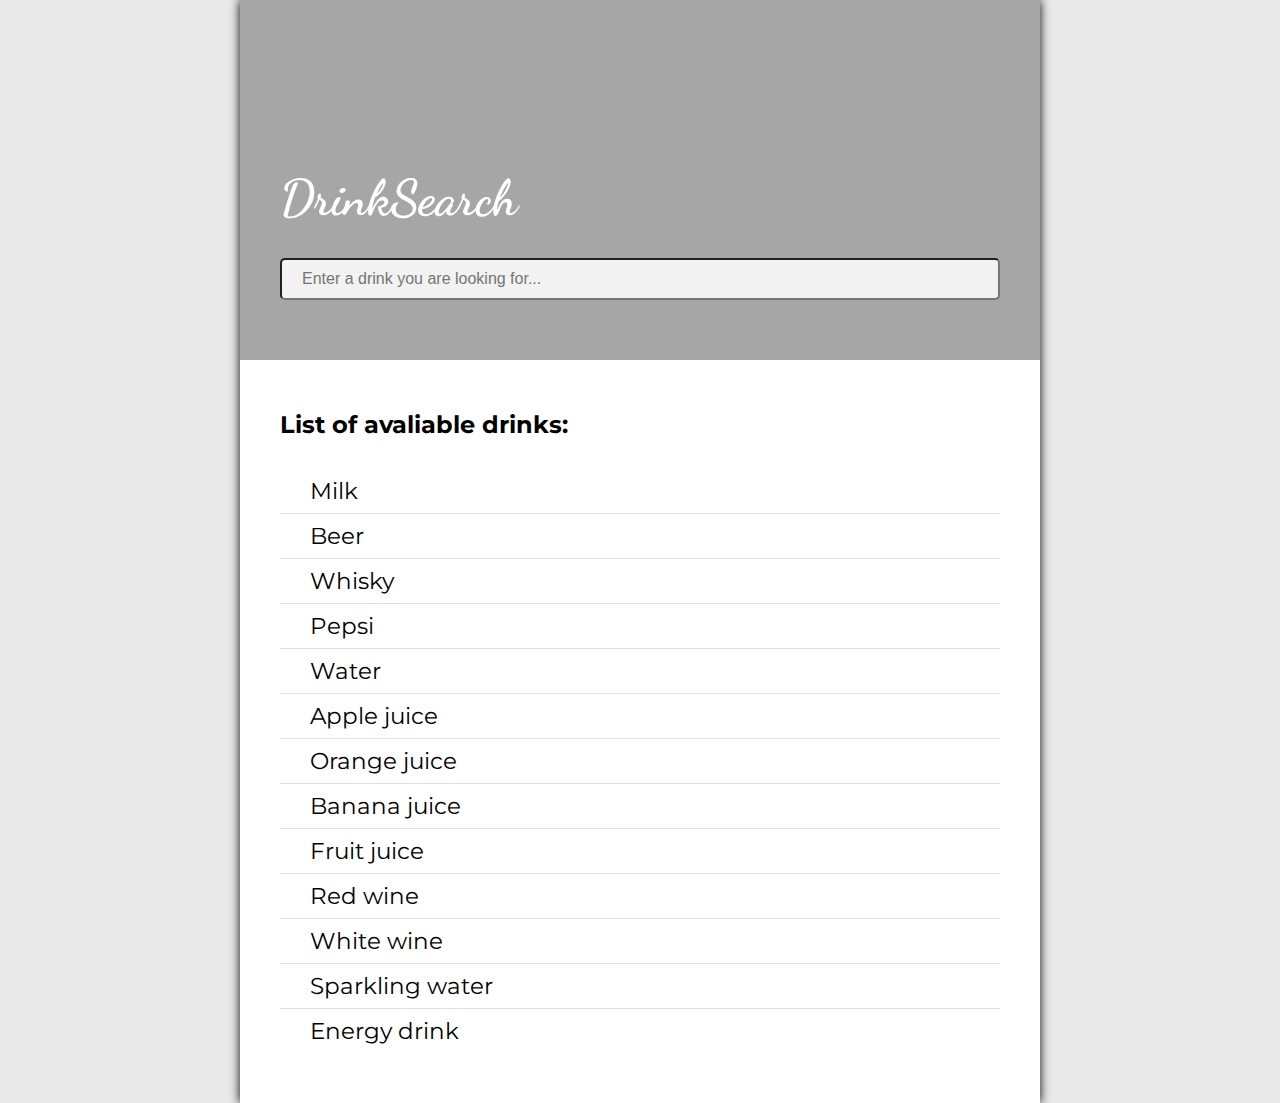
<file: 01-list-filter/index.html>
<!DOCTYPE html>
<html lang="en">

<head>
    <meta charset="UTF-8">
    <meta http-equiv="X-UA-Compatible" content="IE=edge">
    <meta name="viewport" content="width=device-width, initial-scale=1.0">
    <title>DrinkSearch</title>
    <link href="https://fonts.googleapis.com/css?family=Dancing+Script|Montserrat:400,700&display=swap&subset=latin-ext"
        rel="stylesheet">
    <link rel="stylesheet" href="./main.css">
</head>

<body>
    <div class="wrapper">
        <div class="header">
            <div class="shadow"></div>
            <h1>DrinkSearch</h1>
            <input type="text" class="search" id="search" placeholder="Enter a drink you are looking for...">
        </div>
        <div class="drink-list" id="drink-list">
            <h2>List of avaliable drinks:</h2>
            <ul>
                <li>Milk</li>
                <li>Beer</li>
                <li>Whisky</li>
                <li>Pepsi</li>
                <li>Water</li>
                <li>Apple juice</li>
                <li>Orange juice</li>
                <li>Banana juice</li>
                <li>Fruit juice</li>
                <li>Red wine</li>
                <li>White wine</li>
                <li>Sparkling water</li>
                <li>Energy drink</li>
            </ul>
        </div>
    </div>
    <script src="./main.js"></script>
</body>

</html>
</file>
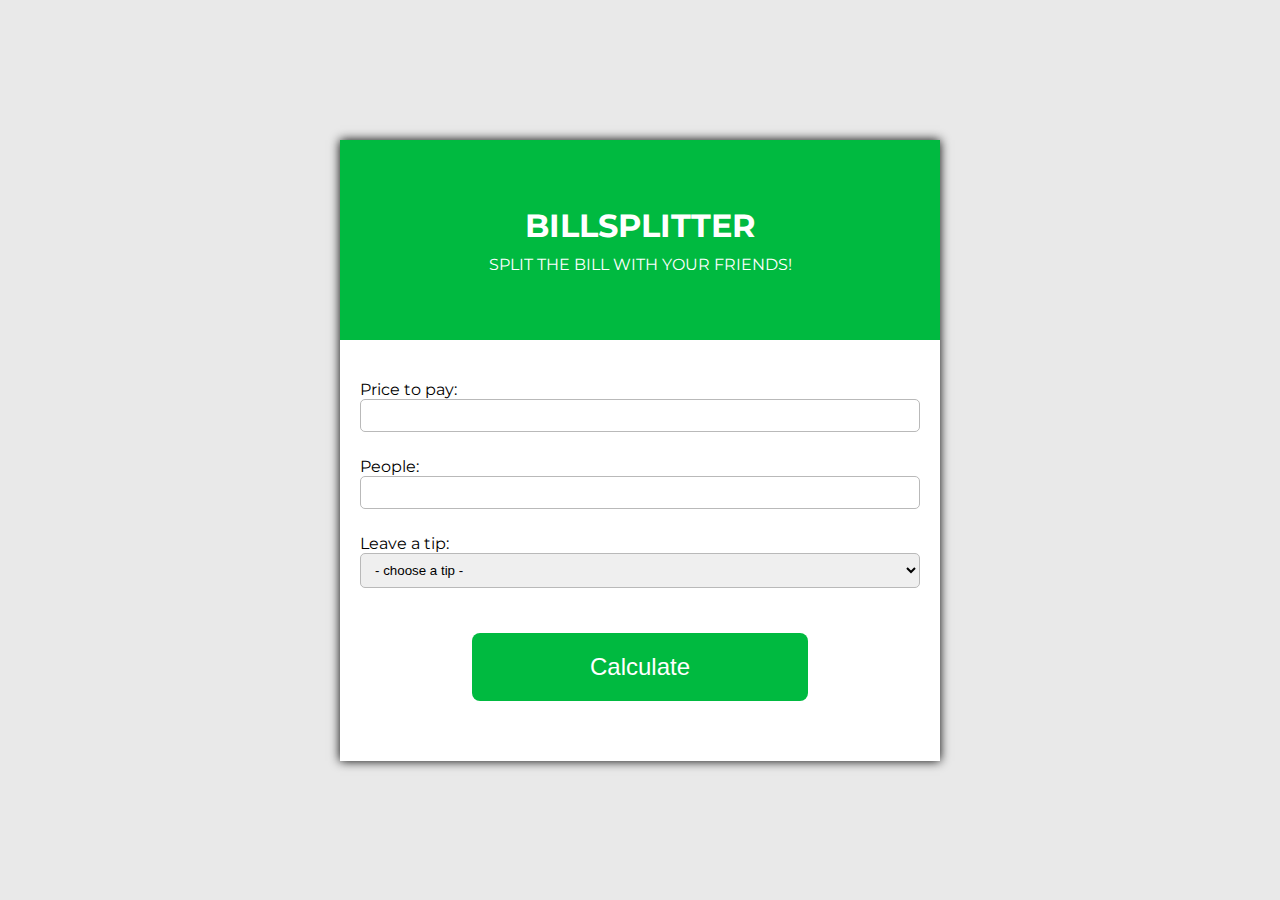
<file: 02-bill-splitter/index.html>
<!DOCTYPE html>
<html lang="en">

<head>
    <meta charset="UTF-8">
    <meta http-equiv="X-UA-Compatible" content="IE=edge">
    <meta name="viewport" content="width=device-width, initial-scale=1.0">
    <title>BillSplitter</title>
    <link href="https://fonts.googleapis.com/css2?family=Montserrat:wght@300;400;700&display=swap" rel="stylesheet">
    <link rel="stylesheet" href="./main.css">
</head>

<body>
    <div class="wrapper">
        <div class="top">
            <h1>billsplitter</h1>
            <p>split the bill with your friends!</p>
        </div>
        <div class="bottom">
            <label for="price">Price to pay:</label>
            <input type="number" id="price">
            <label for="people">People:</label>
            <input type="number" id="people">
            <label for="tip">Leave a tip:</label>
            <select id="tip">
                <option value="0" disabled selected>- choose a tip -</option>
                <option value="0.05">5%</option>
                <option value="0.1">10%</option>
                <option value="0.15">15%</option>
                <option value="0.2">20%</option>
            </select>
            <button class="count">Calculate</button>
            <p class="error"></p>
            <p class="cost-info">Each of you should pay <span class="cost"></span> PLN!</p>
        </div>
    </div>
    <script src="./main.js"></script>
</body>

</html>
</file>
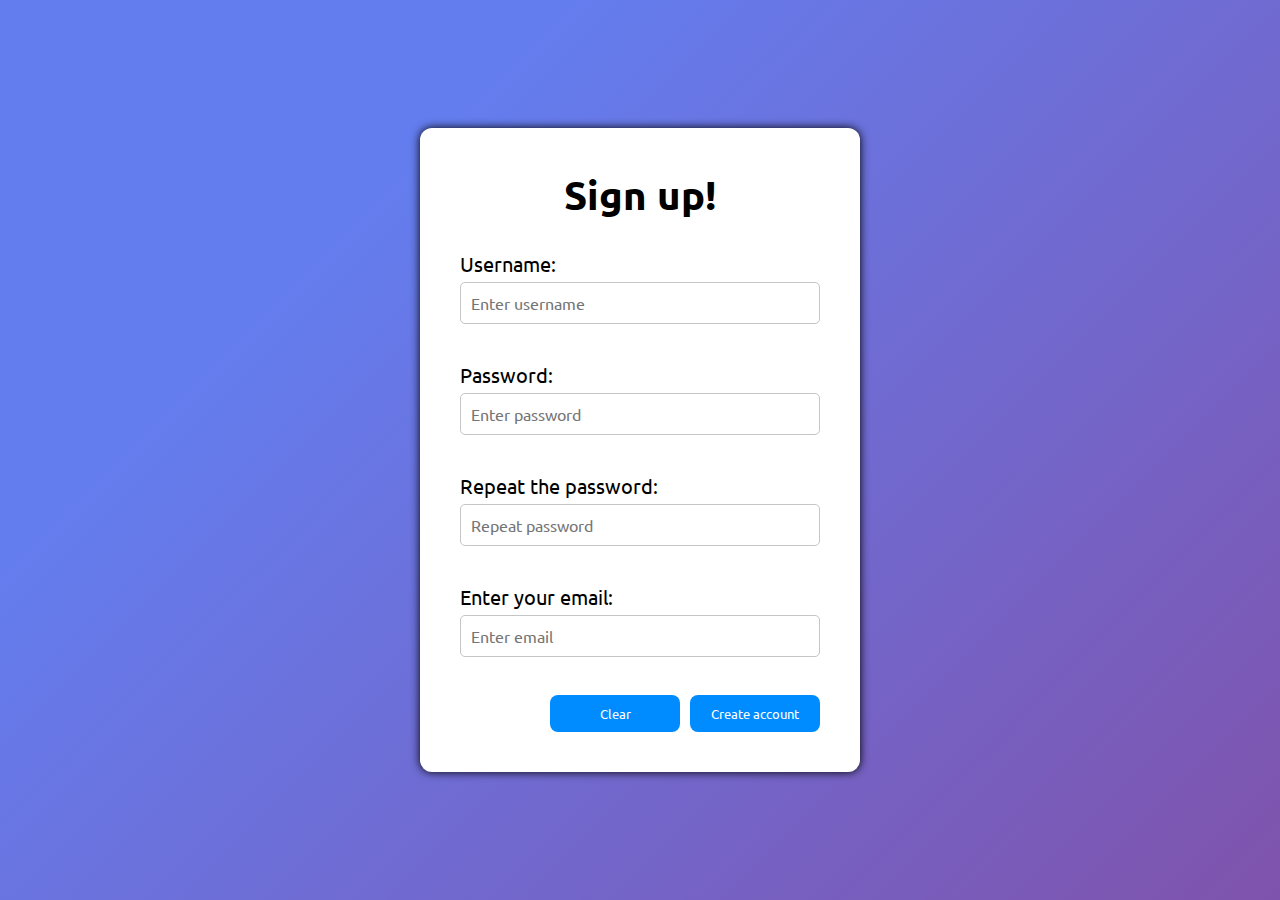
<file: 03-form-validator/index.html>
<!DOCTYPE html>
<html lang="en">

<head>
    <meta charset="UTF-8">
    <meta http-equiv="X-UA-Compatible" content="IE=edge">
    <meta name="viewport" content="width=device-width, initial-scale=1.0">
    <title>Form Validator</title>
    <link href="https://fonts.googleapis.com/css2?family=Ubuntu:wght@300;400;700&display=swap" rel="stylesheet">
    <link rel="stylesheet" href="./main.css">
</head>

<body>
    <div class="wrapper">
        <form>
            <h1>Sign up!</h1>
            <div class="form-box">
                <label for="username">Username:</label>
                <input type="text" id="username" placeholder="Enter username">
                <p class="error-text">error</p>
            </div>
            <div class="form-box">
                <label for="password1">Password:</label>
                <input type="password" id="password1" placeholder="Enter password">
                <p class="error-text">error</p>
            </div>
            <div class="form-box">
                <label for="password2">Repeat the password:</label>
                <input type="password" id="password2" placeholder="Repeat password">
                <p class="error-text">error</p>
            </div>
            <div class="form-box">
                <label for="email">Enter your email:</label>
                <input type="email" id="email" placeholder="Enter email">
                <p class="error-text">error</p>
            </div>
            <div class="control-buttons">
                <button class="clear">Clear</button>
                <button class="send">Create account</button>
            </div>
            <div class="popup">
                <p>Account created succesfully!</p>
                <button class="close">Close</button>
            </div>
        </form>
    </div>
    <script src="./main.js"></script>
</body>

</html>
</file>
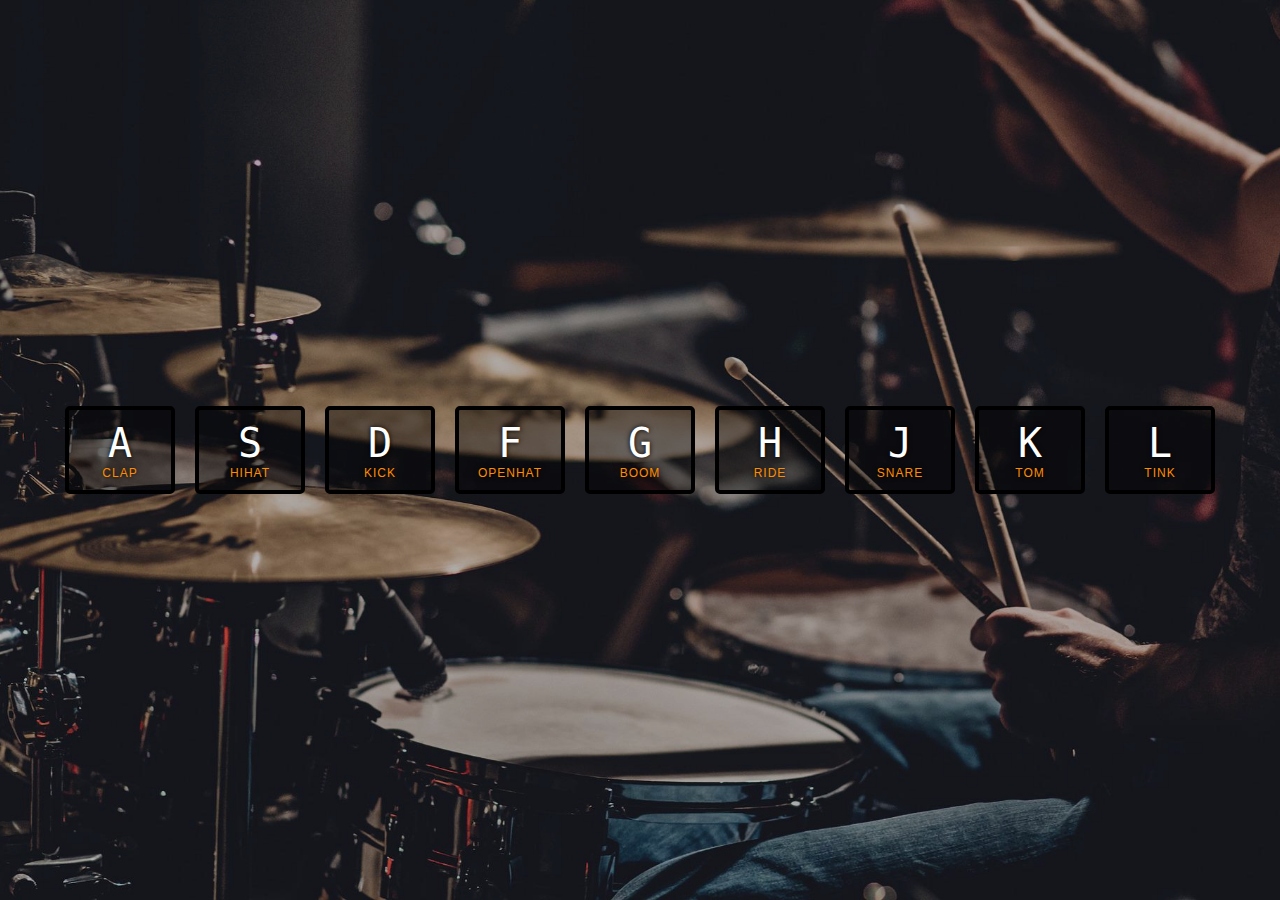
<file: 11-drum-kit/index.html>
<!DOCTYPE html>
<html lang="en">

<head>
    <meta charset="UTF-8">
    <title>JS Drum Kit</title>
    <link rel="stylesheet" href="./main.css">
</head>

<body>

    <div class="keys">
        <div data-key="65" class="key">
            <kbd>A</kbd>
            <span class="sound">clap</span>
        </div>
        <div data-key="83" class="key">
            <kbd>S</kbd>
            <span class="sound">hihat</span>
        </div>
        <div data-key="68" class="key">
            <kbd>D</kbd>
            <span class="sound">kick</span>
        </div>
        <div data-key="70" class="key">
            <kbd>F</kbd>
            <span class="sound">openhat</span>
        </div>
        <div data-key="71" class="key">
            <kbd>G</kbd>
            <span class="sound">boom</span>
        </div>
        <div data-key="72" class="key">
            <kbd>H</kbd>
            <span class="sound">ride</span>
        </div>
        <div data-key="74" class="key">
            <kbd>J</kbd>
            <span class="sound">snare</span>
        </div>
        <div data-key="75" class="key">
            <kbd>K</kbd>
            <span class="sound">tom</span>
        </div>
        <div data-key="76" class="key">
            <kbd>L</kbd>
            <span class="sound">tink</span>
        </div>
    </div>
    <audio data-key="65" src="sounds/clap.wav"></audio>
    <audio data-key="83" src="sounds/hihat.wav"></audio>
    <audio data-key="68" src="sounds/kick.wav"></audio>
    <audio data-key="70" src="sounds/openhat.wav"></audio>
    <audio data-key="71" src="sounds/boom.wav"></audio>
    <audio data-key="72" src="sounds/ride.wav"></audio>
    <audio data-key="74" src="sounds/snare.wav"></audio>
    <audio data-key="75" src="sounds/tom.wav"></audio>
    <audio data-key="76" src="sounds/tink.wav"></audio>
    <script src="./main.js"></script>
</body>

</html>
</file>
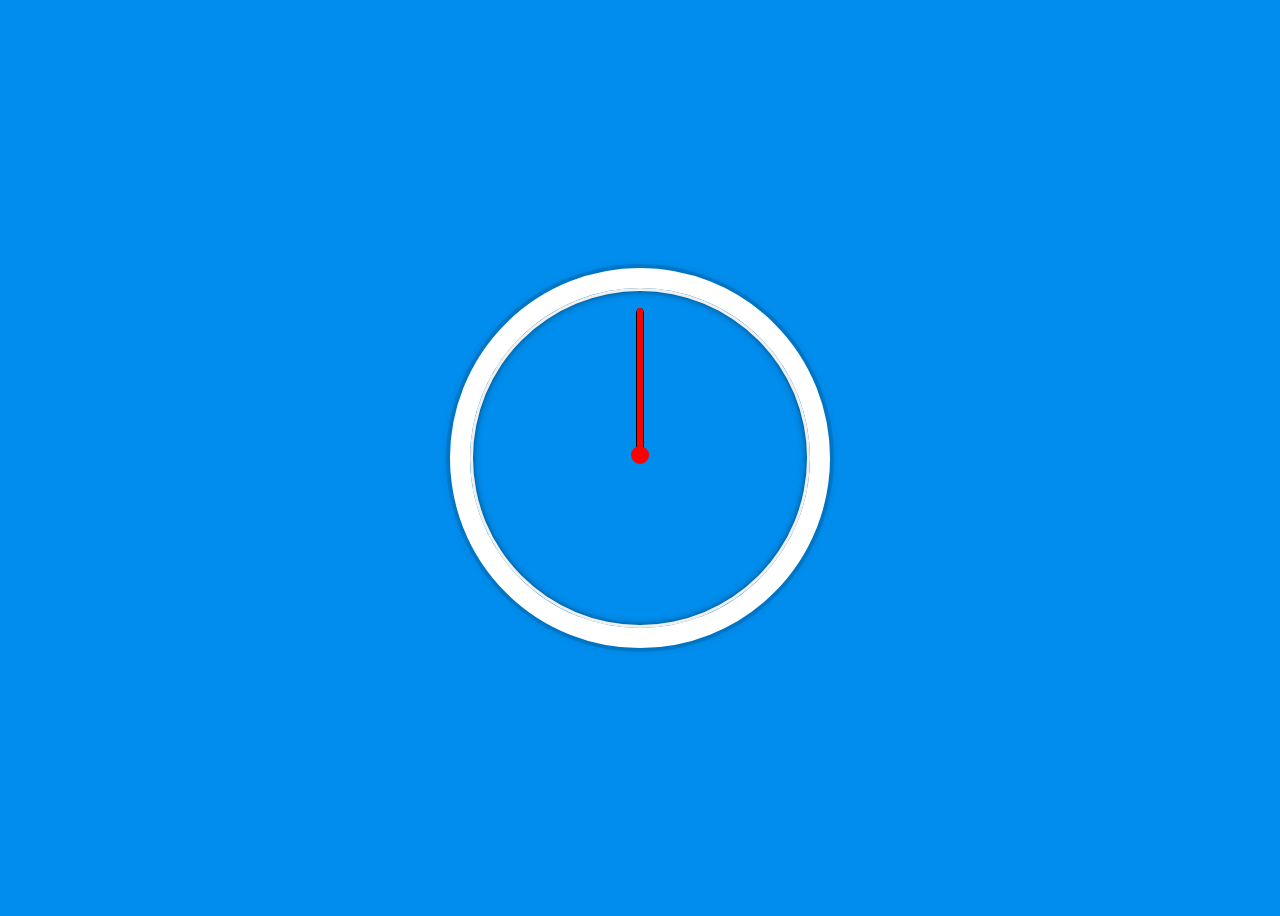
<file: 12-clock/index.html>
<!DOCTYPE html>
<html lang="en">

<head>
    <meta charset="UTF-8">
    <meta http-equiv="X-UA-Compatible" content="IE=edge">
    <meta name="viewport" content="width=device-width, initial-scale=1.0">
    <title>Clock</title>
    <link rel="stylesheet" href="./main.css">
</head>

<body>
    <div class="clock">
        <div class="clock-face">
            <div class="hand hour-hand"></div>
            <div class="hand minute-hand"></div>
            <div class="hand second-hand"></div>
            <div class="center"></div>
        </div>
    </div>

    <script src="./main.js"></script>
</body>

</html>
</file>
<file: 01-list-filter/main.css>
* {
	box-sizing: border-box;
	margin: 0;
	padding: 0;
}

body {
	display: flex;
	justify-content: center;
	align-items: center;
	min-height: 100vh;
	font-family: 'Montserrat', sans-serif;
	background-color: rgb(233, 233, 233);
}

.wrapper {
	width: 800px;
	background-color: #fff;
	box-shadow: 0 0 10px #000;
}

.header {
	display: flex;
	justify-content: flex-end;
	align-items: flex-start;
	flex-direction: column;
	position: relative;
	height: 360px;
	padding: 20px 40px;
	font-family: 'Dancing Script', cursive;
	background-image: url('https://cdn.pixabay.com/photo/2018/06/03/14/32/whisky-3450670_960_720.jpg');
	background-size: cover;
	background-position: center;
	z-index: 0;
}

.shadow {
	position: absolute;
	top: 0;
	left: 0;
	width: 100%;
	height: 100%;
	background-color: rgba(0, 0, 0, 0.35);
	z-index: -1;
}

h1 {
	margin-bottom: 30px;
	color: #fff;
	font-size: 50px;
}

.search {
	padding: 10px 20px;
	margin-bottom: 40px;
	width: 100%;
	font-size: 16px;
	border-radius: 5px;
	background-color: rgba(255, 255, 255, 0.85);
}

.drink-list {
	padding: 20px 40px;
}

h2 {
	padding: 30px 0;
}

ul {
	padding-bottom: 30px;
	font-size: 23px;
	list-style: none;
}

li {
	padding: 8px 30px;
	border-bottom: 1px solid rgb(226, 226, 226);
}

li:last-child {
	border-bottom: 0;
}
</file>
<file: 02-bill-splitter/main.css>
* {
	box-sizing: border-box;
	margin: 0;
	padding: 0;
}

body {
	display: flex;
	justify-content: center;
	align-items: center;
	min-height: 100vh;
	font-family: 'Montserrat', sans-serif;
	background-color: rgb(233, 233, 233);
}

.wrapper {
	width: 600px;
	background-color: #fff;
	box-shadow: 0 0 10px #000;
}

.top {
	display: flex;
	justify-content: center;
	align-items: center;
	flex-direction: column;
	height: 200px;
	color: #fff;
	background-color: #00ba40;
	text-transform: uppercase;
}

.top p {
	margin-top: 10px;
}

.bottom {
	padding: 40px 20px;
}

.label {
	display: block;
	margin-bottom: 10px;
	font-size: 22px;
}

input,
select {
	margin-bottom: 25px;
	padding: 8px 10px;
	width: 100%;
	border-radius: 5px;
	border: 1px solid rgb(185, 185, 185);
}

.count {
	display: block;
	margin: 20px auto;
	padding: 20px 10px;
	width: 60%;
	font-size: 24px;
	border-radius: 8px;
	color: #fff;
	background-color: #00ba40;
	border: none;
	cursor: pointer;
	transition: background-color 0.3s;
}

.count:hover {
	background-color: rgb(0, 168, 59);
}

.cost-info {
	display: none;
	margin-top: 30px;
	font-size: 20px;
}

.cost {
	font-weight: bold;
}

.error {
	font-size: 18px;
	color: rgb(199, 63, 29);
	text-align: center;
}
</file>
<file: 03-form-validator/main.css>
* {
	box-sizing: border-box;
	margin: 0;
	padding: 0;
}

body {
	display: flex;
	justify-content: center;
	align-items: center;
	min-height: 100vh;
	font-family: 'Ubuntu', sans-serif;
	background-color: #7f53ac;
	background-image: linear-gradient(315deg, #7f53ac 0%, #647dee 74%);
}

.wrapper {
	width: 440px;
	background-color: #fff;
	box-shadow: 0 0 10px #000;
	border-radius: 12px;
}

form {
	padding: 40px;
	font-size: 20px;
}

h1 {
	margin-bottom: 30px;
	text-align: center;
}

.form-box {
	margin-bottom: 15px;
}

.form-box label {
	display: inline-block;
	margin-bottom: 5px;
}

.form-box input {
	width: 100%;
	padding: 10px;
	font-size: 16px;
	border: 1px solid rgb(197, 197, 197);
	border-radius: 5px;
	font-family: 'Ubuntu', sans-serif;
}

.form-box.error input {
	border: 1px solid rgb(0, 137, 250);
	background-color: rgba(0, 137, 250, 0.1);
}

.form-box .error-text {
	margin: 5px 0 0 10px;
	font-size: 14px;
	color: rgb(0, 137, 250);
	visibility: hidden;
}

.form-box.error .error-text {
	visibility: visible;
}

.control-buttons {
	display: flex;
	justify-content: flex-end;
}

.send,
.clear,
.close {
	display: block;
	padding: 10px 0;
	margin-left: 10px;
	width: 130px;
	background-color: rgb(0, 140, 255);
	color: #fff;
	border: none;
	border-radius: 8px;
	cursor: pointer;
	font-family: 'Ubuntu', sans-serif;
	transition: background-color 0.3s;
}

.send:hover,
.clear:hover,
.close:hover {
	background-color: rgb(0, 107, 194);
}

.popup {
	display: flex;
	justify-content: center;
	align-items: center;
	flex-direction: column;
	position: absolute;
	top: -300px;
	left: 50%;
	transform: translate(-50%, -50%);
	width: 440px;
	height: 180px;
	background-color: #fff;
	border-radius: 8px;
	border: 2px solid black;
	transition: top 0.5s;
}

.popup p {
	font-size: 24px;
}

.popup .close {
	margin-top: 20px;
}

.show-popup {
	top: 150px;
}
</file>
<file: 11-drum-kit/main.css>
*,
*::after,
*::before {
	box-sizing: border-box;
	margin: 0;
	padding: 0;
}

html,
body {
	height: 100%;
}

html {
	font-size: 62.5%;
}

body {
	position: relative;
	font-family: 'Ubuntu', sans-serif;
	background-image: url(./img/background.jpg);
	background-size: cover;
	background-position: center;
	z-index: 0;
}

body::after {
	content: '';
	position: absolute;
	top: 0;
	left: 0;
	width: 100%;
	height: 100%;
	background-color: rgba(0, 0, 0, 0.3);
	z-index: 1;
}

.keys {
	display: flex;
	align-items: center;
	justify-content: center;
	flex: 1;
	min-height: 100vh;
	z-index: 2;
}

.key {
	text-align: center;
	width: 11em;
	margin: 1em;
	padding: 1em 0.5em;
	background: rgba(0, 0, 0, 0.4);
	text-shadow: 0 0 0.5rem black;
	border: 0.4rem solid black;
	border-radius: 0.5rem;
	color: white;
	transition: all 0.07s ease;
	z-index: 2;
}

kbd {
	display: block;
	font-size: 4rem;
}

.sound {
	font-size: 1.2rem;
	text-transform: uppercase;
	letter-spacing: 0.1rem;
	color: darkorange;
}

.playing {
	transform: scale(1.1);
	border-color: darkorange;
	box-shadow: 0 0 1em darkorange;
}
</file>
<file: 12-clock/main.css>
html {
	background: #018ded;
	background-size: cover;
	text-align: center;
	font-size: 10px;
}

body {
	display: flex;
	align-items: center;
	flex: 1;
	min-height: 100vh;
	font-size: 2rem;
}

.clock {
	position: relative;
	width: 30rem;
	height: 30rem;
	margin: 50px auto;
	padding: 2rem;
	border: 20px solid white;
	border-radius: 50%;
	box-shadow: 0 0 0 4px rgba(0, 0, 0, 0.1), inset 0 0 0 3px #efefef, inset 0 0 10px black, 0 0 10px rgba(0, 0, 0, 0.2);
}

.clock-face {
	position: relative;
	width: 100%;
	height: 100%;
	transform: translateY(-3px);
}

.hand {
	position: absolute;
	top: 50%;
	width: 50%;
	height: 6px;
	background: black;
	border-radius: 9px;
	/* change the start of clock hands to the beggining of the div for further rotation purposes */
	transform-origin: 100%;
	/* point clock hands to 12 o'clock */
	transform: rotate(90deg);
	/* set transition time and timing function */
	transition: all 0.05s;
	transition-timing-function: cubic-bezier(0, 3.35, 0.17, 1);
}

.second-hand {
	background-color: red;
}

.hour-hand {
	height: 8px;
}

.center {
	position: absolute;
	width: 6%;
	height: 6%;
	top: 50%;
	left: 50%;
	transform: translate(-50%, -50%);
	background-color: red;
	border-radius: 50%;
}
</file>
